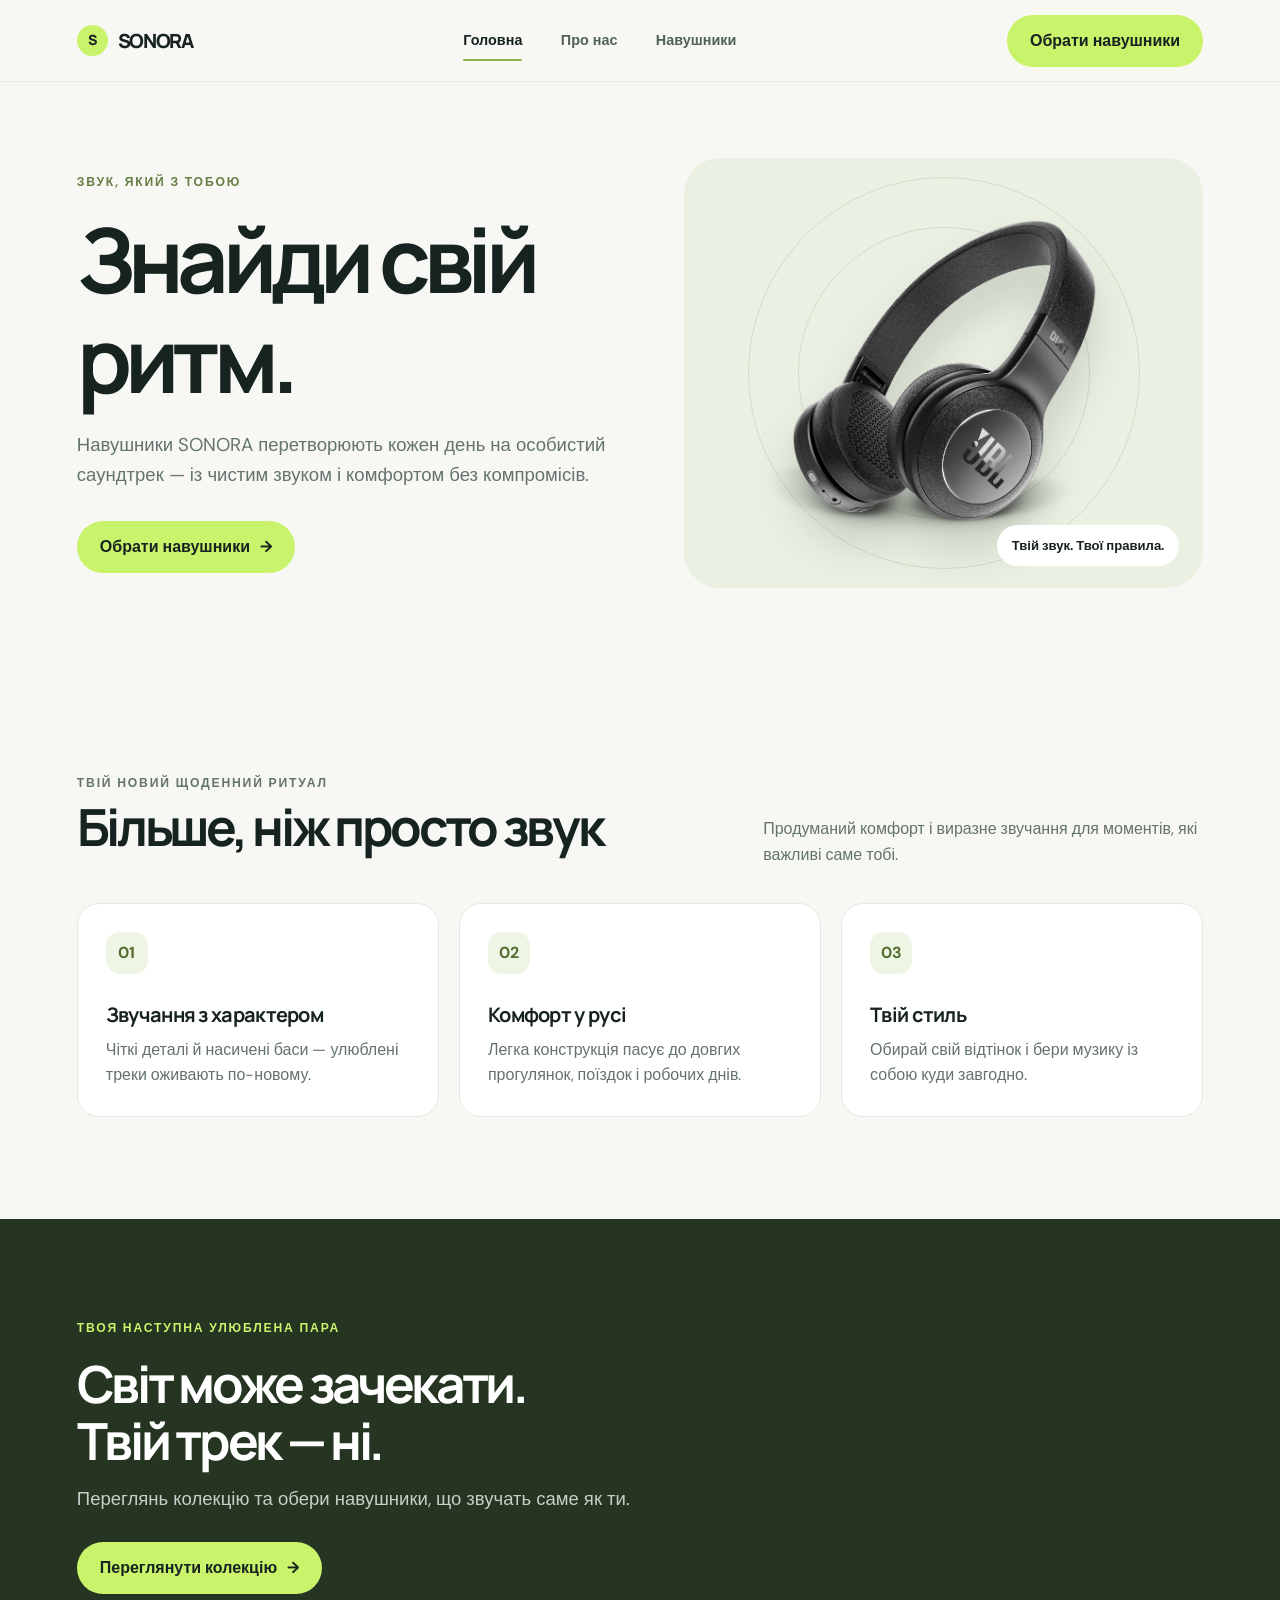
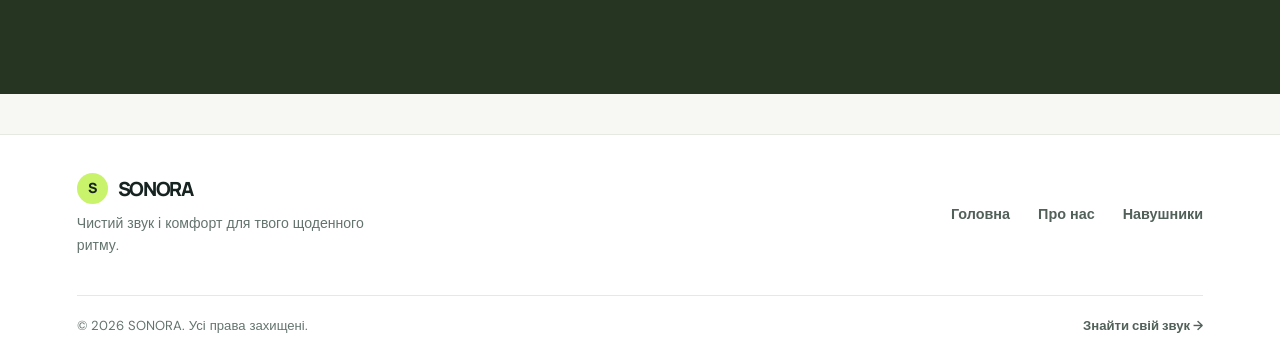
<file: index.html>
<!DOCTYPE html>
<html lang="uk">
<head>
    <meta charset="UTF-8">
    <meta name="viewport" content="width=device-width, initial-scale=1.0">
    <meta name="theme-color" content="#f7f8f3">
    <title>SONORA — звук, який з тобою</title>
    <link rel="stylesheet" href="style.css">
</head>
<body>
    <header class="site-header">
        <a class="logo" href="index.html" aria-label="SONORA — на головну">
            <span class="logo-mark">S</span> SONORA
        </a>
        <nav aria-label="Головна навігація">
            <ul>
                <li><a href="index.html" aria-current="page">Головна</a></li>
                <li><a href="about.html">Про нас</a></li>
                <li><a href="products.html">Навушники</a></li>
            </ul>
        </nav>
        <a class="button header-action" href="products.html">Обрати навушники</a>
    </header>
    <main>
        <section class="section hero">
            <div class="hero-copy">
                <p class="eyebrow">Звук, який з тобою</p>
                <h1>Знайди свій ритм.</h1>
                <p class="lead">Навушники SONORA перетворюють кожен день на особистий саундтрек — із чистим звуком і комфортом без компромісів.</p>
                <a class="button" href="products.html">Обрати навушники <span aria-hidden="true">→</span></a>
            </div>
            <div class="hero-visual">
                <img src="src/images/headphon.png" alt="Навушники SONORA у графітовому кольорі">
                <span class="hero-note">Твій звук. Твої правила.</span>
            </div>
        </section>
        <section class="section">
            <div class="section-heading">
                <div>
                    <p class="eyebrow">Твій новий щоденний ритуал</p>
                    <h2>Більше, ніж просто звук</h2>
                </div>
                <p>Продуманий комфорт і виразне звучання для моментів, які важливі саме тобі.</p>
            </div>
            <div class="feature-grid">
                <article class="feature-card">
                    <span class="feature-number">01</span>
                    <h3>Звучання з характером</h3>
                    <p>Чіткі деталі й насичені баси — улюблені треки оживають по-новому.</p>
                </article>
                <article class="feature-card">
                    <span class="feature-number">02</span>
                    <h3>Комфорт у русі</h3>
                    <p>Легка конструкція пасує до довгих прогулянок, поїздок і робочих днів.</p>
                </article>
                <article class="feature-card">
                    <span class="feature-number">03</span>
                    <h3>Твій стиль</h3>
                    <p>Обирай свій відтінок і бери музику із собою куди завгодно.</p>
                </article>
            </div>
        </section>
        <section class="section dark-section">
            <p class="eyebrow">Твоя наступна улюблена пара</p>
            <h2>Світ може зачекати.<br>Твій трек — ні.</h2>
            <p class="lead">Переглянь колекцію та обери навушники, що звучать саме як ти.</p>
            <a class="button" href="products.html">Переглянути колекцію <span aria-hidden="true">→</span></a>
        </section>
    </main>
    <footer class="site-footer">
        <div class="footer-main">
            <div class="footer-about">
                <a class="logo" href="index.html"><span class="logo-mark">S</span> SONORA</a>
                <p>Чистий звук і комфорт для твого щоденного ритму.</p>
            </div>
            <nav class="footer-nav" aria-label="Посилання у футері">
                <a href="index.html">Головна</a>
                <a href="about.html">Про нас</a>
                <a href="products.html">Навушники</a>
            </nav>
        </div>
        <div class="footer-bottom">
            <p>&copy; 2026 SONORA. Усі права захищені.</p>
            <a href="products.html">Знайти свій звук <span aria-hidden="true">→</span></a>
        </div>
    </footer>
</body>
</html>
</file>
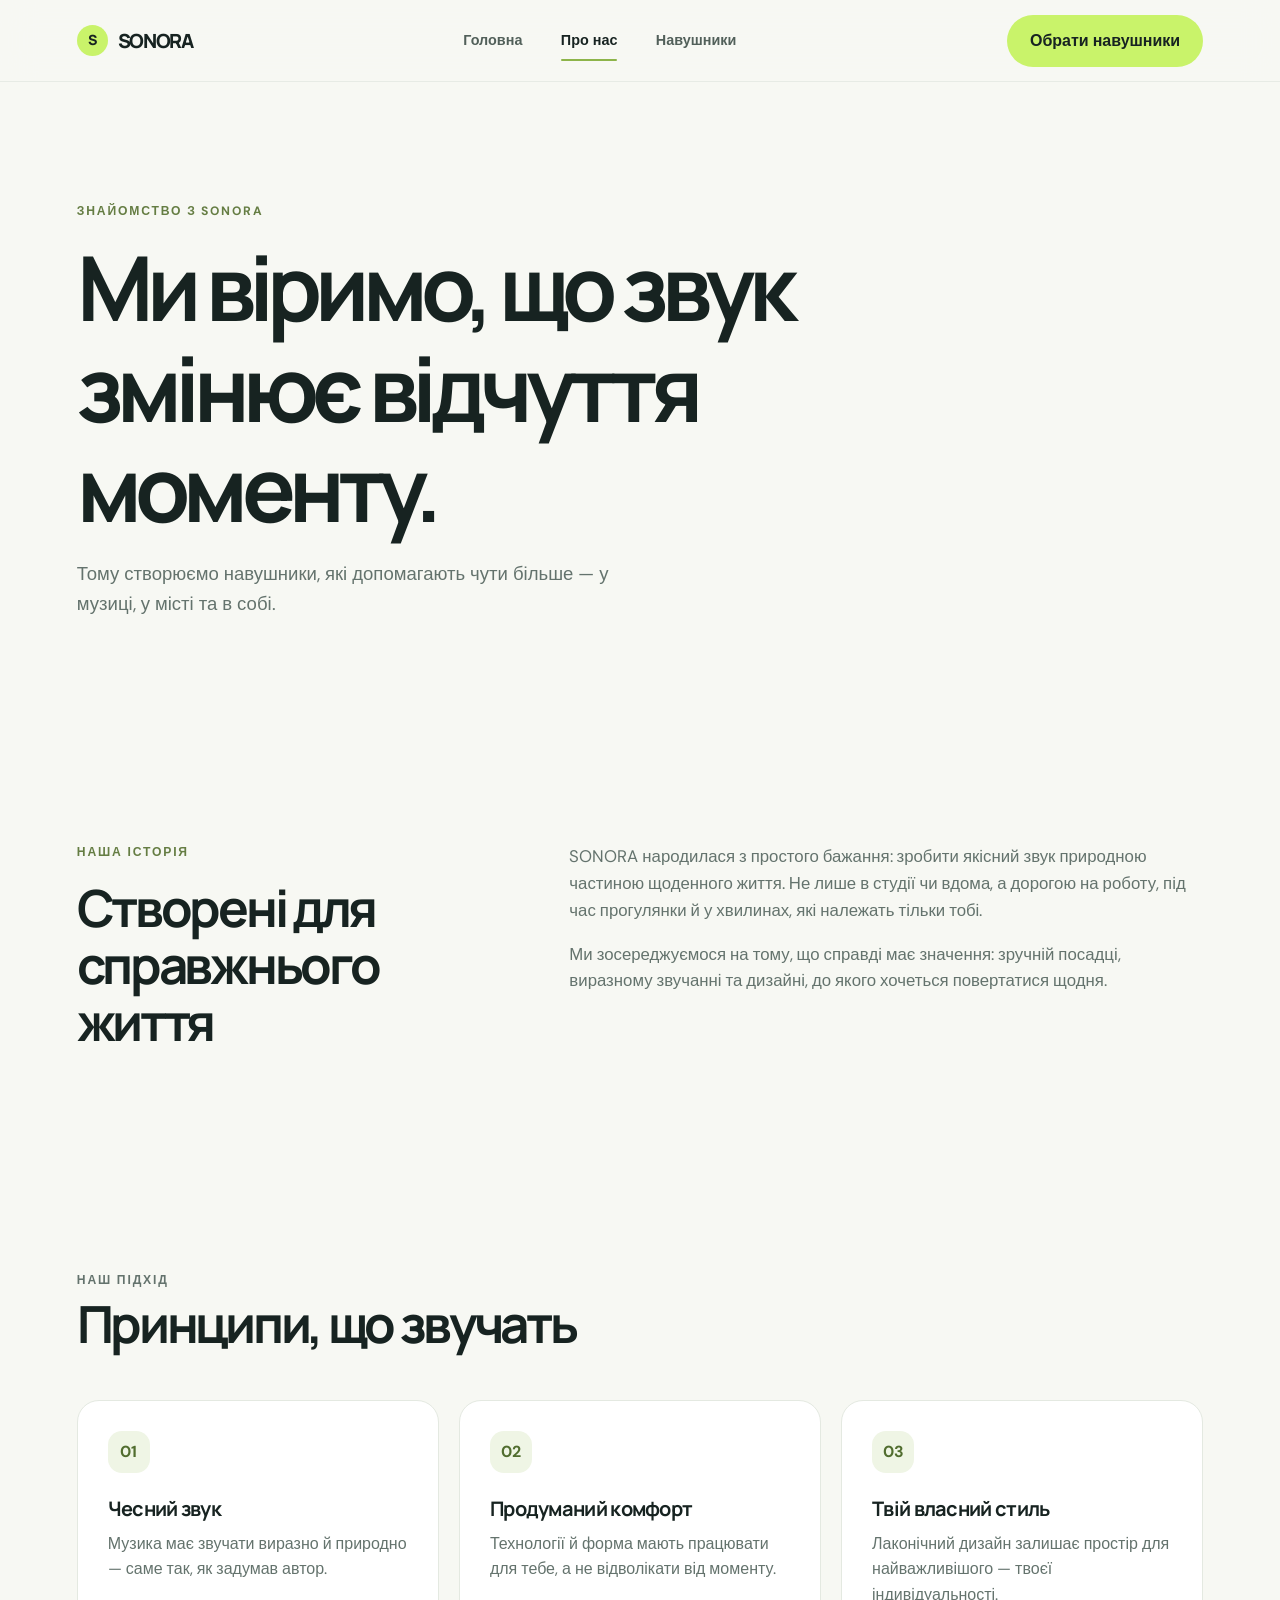
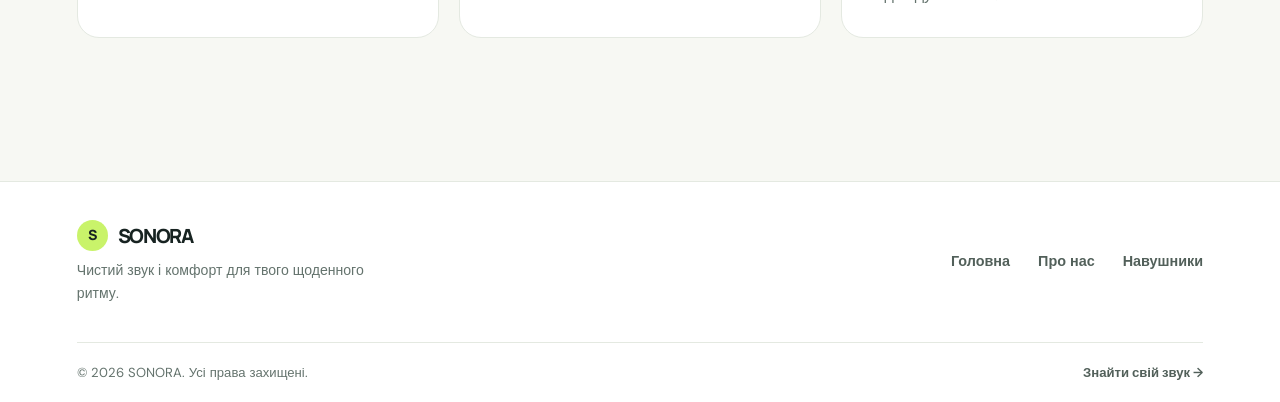
<file: about.html>
<!DOCTYPE html>
<html lang="uk">
<head>
    <meta charset="UTF-8">
    <meta name="viewport" content="width=device-width, initial-scale=1.0">
    <meta name="theme-color" content="#f7f8f3">
    <title>Про нас — SONORA</title>
    <link rel="stylesheet" href="style.css">
</head>
<body>
    <header class="site-header">
        <a class="logo" href="index.html" aria-label="SONORA — на головну">
            <span class="logo-mark">S</span> SONORA
        </a>
        <nav aria-label="Головна навігація">
            <ul>
                <li><a href="index.html">Головна</a></li>
                <li><a href="about.html" aria-current="page">Про нас</a></li>
                <li><a href="products.html">Навушники</a></li>
            </ul>
        </nav>
        <a class="button header-action" href="products.html">Обрати навушники</a>
    </header>
    <main>  
        <section class="section about-hero">
            <p class="eyebrow">Знайомство з SONORA</p>
            <h1>Ми віримо, що звук змінює відчуття моменту.</h1>
            <p class="lead">Тому створюємо навушники, які допомагають чути більше — у музиці, у місті та в собі.</p>
        </section>
        <section class="section about-story">
            <div>
                <p class="eyebrow">Наша історія</p>
                <h2>Створені для справжнього життя</h2>
            </div>
            <div class="story-copy">
                <p>SONORA народилася з простого бажання: зробити якісний звук природною частиною щоденного життя. Не лише в студії чи вдома, а дорогою на роботу, під час прогулянки й у хвилинах, які належать тільки тобі.</p>
                <p>Ми зосереджуємося на тому, що справді має значення: зручній посадці, виразному звучанні та дизайні, до якого хочеться повертатися щодня.</p>
            </div>
        </section>
        <section class="section">
            <div class="section-heading">
                <div>
                    <p class="eyebrow">Наш підхід</p>
                    <h2>Принципи, що звучать</h2>
                </div>
            </div>
            <div class="value-grid">
                <article class="value-card">
                    <span class="feature-number">01</span>
                    <h3>Чесний звук</h3>
                    <p>Музика має звучати виразно й природно — саме так, як задумав автор.</p>
                </article>
                <article class="value-card">
                    <span class="feature-number">02</span>
                    <h3>Продуманий комфорт</h3>
                    <p>Технології й форма мають працювати для тебе, а не відволікати від моменту.</p>
                </article>
                <article class="value-card">
                    <span class="feature-number">03</span>
                    <h3>Твій власний стиль</h3>
                    <p>Лаконічний дизайн залишає простір для найважливішого — твоєї індивідуальності.</p>
                </article>
            </div>
        </section>
    </main>
    <footer class="site-footer">
        <div class="footer-main">
            <div class="footer-about">
                <a class="logo" href="index.html"><span class="logo-mark">S</span> SONORA</a>
                <p>Чистий звук і комфорт для твого щоденного ритму.</p>
            </div>
            <nav class="footer-nav" aria-label="Посилання у футері">
                <a href="index.html">Головна</a>
                <a href="about.html">Про нас</a>
                <a href="products.html">Навушники</a>
            </nav>
        </div>
        <div class="footer-bottom">
            <p>&copy; 2026 SONORA. Усі права захищені.</p>
            <a href="products.html">Знайти свій звук <span aria-hidden="true">→</span></a>
        </div>
    </footer>
</body>
</html>
</file>
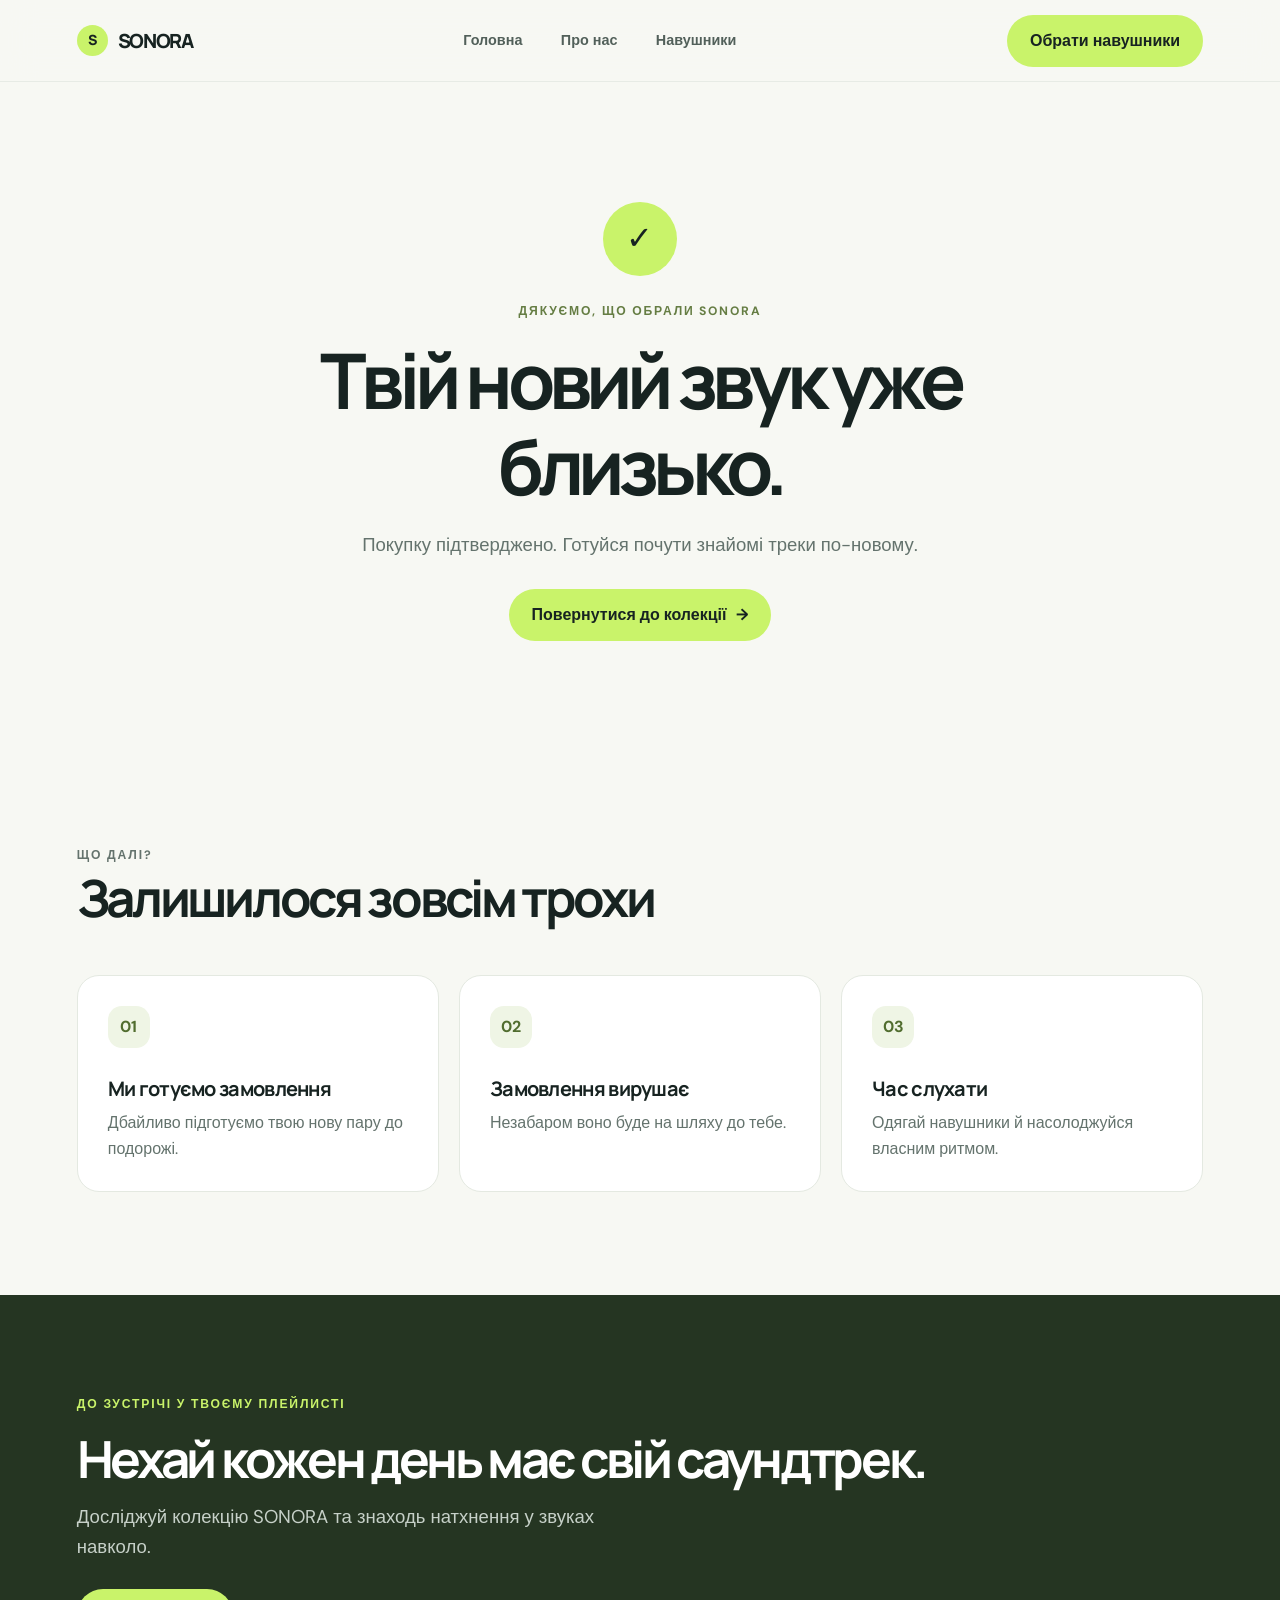
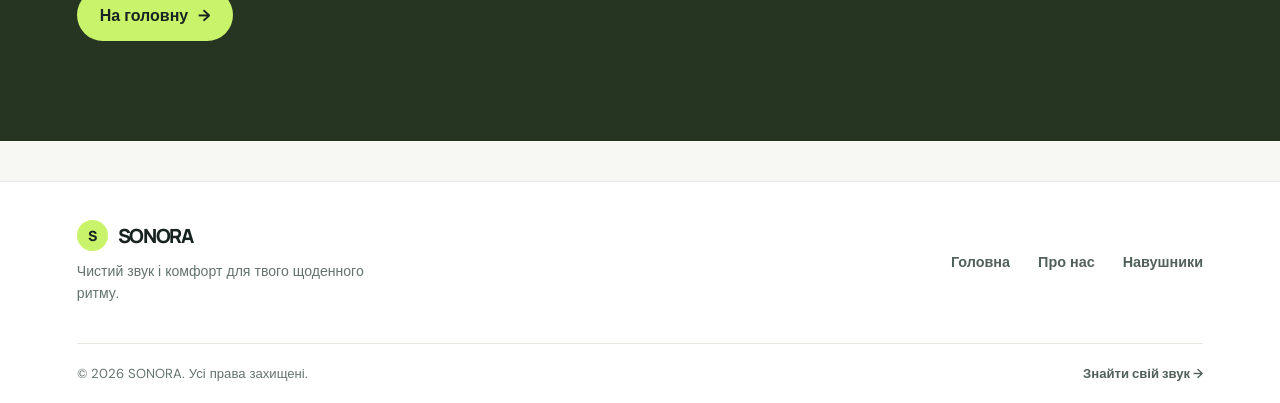
<file: checkout.html>
<!DOCTYPE html>
<html lang="uk">
<head>
    <meta charset="UTF-8">
    <meta name="viewport" content="width=device-width, initial-scale=1.0">
    <meta name="theme-color" content="#f7f8f3">
    <title>Дякуємо за покупку — SONORA</title>
    <link rel="stylesheet" href="style.css">
</head>
<body>
    <header class="site-header">
        <a class="logo" href="index.html" aria-label="SONORA — на головну">
            <span class="logo-mark">S</span> SONORA
        </a>
        <nav aria-label="Головна навігація">
            <ul>
                <li><a href="index.html">Головна</a></li>
                <li><a href="about.html">Про нас</a></li>
                <li><a href="products.html">Навушники</a></li>
            </ul>
        </nav>
        <a class="button header-action" href="products.html">Обрати навушники</a>
    </header>
    <main>
        <section class="section confirmation-hero">
            <span class="success-icon" aria-hidden="true">✓</span>
            <p class="eyebrow">Дякуємо, що обрали SONORA</p>
            <h1>Твій новий звук уже близько.</h1>
            <p class="lead">Покупку підтверджено. Готуйся почути знайомі треки по-новому.</p>
            <a class="button" href="products.html">Повернутися до колекції <span aria-hidden="true">→</span></a>
        </section>
        <section class="section">
            <div class="section-heading">
                <div>
                    <p class="eyebrow">Що далі?</p>
                    <h2>Залишилося зовсім трохи</h2>
                </div>
            </div>
            <div class="steps-grid">
                <article class="step-card">
                    <span class="feature-number">01</span>
                    <h3>Ми готуємо замовлення</h3>
                    <p>Дбайливо підготуємо твою нову пару до подорожі.</p>
                </article>
                <article class="step-card">
                    <span class="feature-number">02</span>
                    <h3>Замовлення вирушає</h3>
                    <p>Незабаром воно буде на шляху до тебе.</p>
                </article>
                <article class="step-card">
                    <span class="feature-number">03</span>
                    <h3>Час слухати</h3>
                    <p>Одягай навушники й насолоджуйся власним ритмом.</p>
                </article>
            </div>
        </section>
        <section class="section dark-section">
            <p class="eyebrow">До зустрічі у твоєму плейлисті</p>
            <h2>Нехай кожен день має свій саундтрек.</h2>
            <p class="lead">Досліджуй колекцію SONORA та знаходь натхнення у звуках навколо.</p>
            <a class="button" href="index.html">На головну <span aria-hidden="true">→</span></a>
        </section>
    </main>
    <footer class="site-footer">
        <div class="footer-main">
            <div class="footer-about">
                <a class="logo" href="index.html"><span class="logo-mark">S</span> SONORA</a>
                <p>Чистий звук і комфорт для твого щоденного ритму.</p>
            </div>
            <nav class="footer-nav" aria-label="Посилання у футері">
                <a href="index.html">Головна</a>
                <a href="about.html">Про нас</a>
                <a href="products.html">Навушники</a>
            </nav>
        </div>
        <div class="footer-bottom">
            <p>&copy; 2026 SONORA. Усі права захищені.</p>
            <a href="products.html">Знайти свій звук <span aria-hidden="true">→</span></a>
        </div>
    </footer>
</body>
</html>
</file>
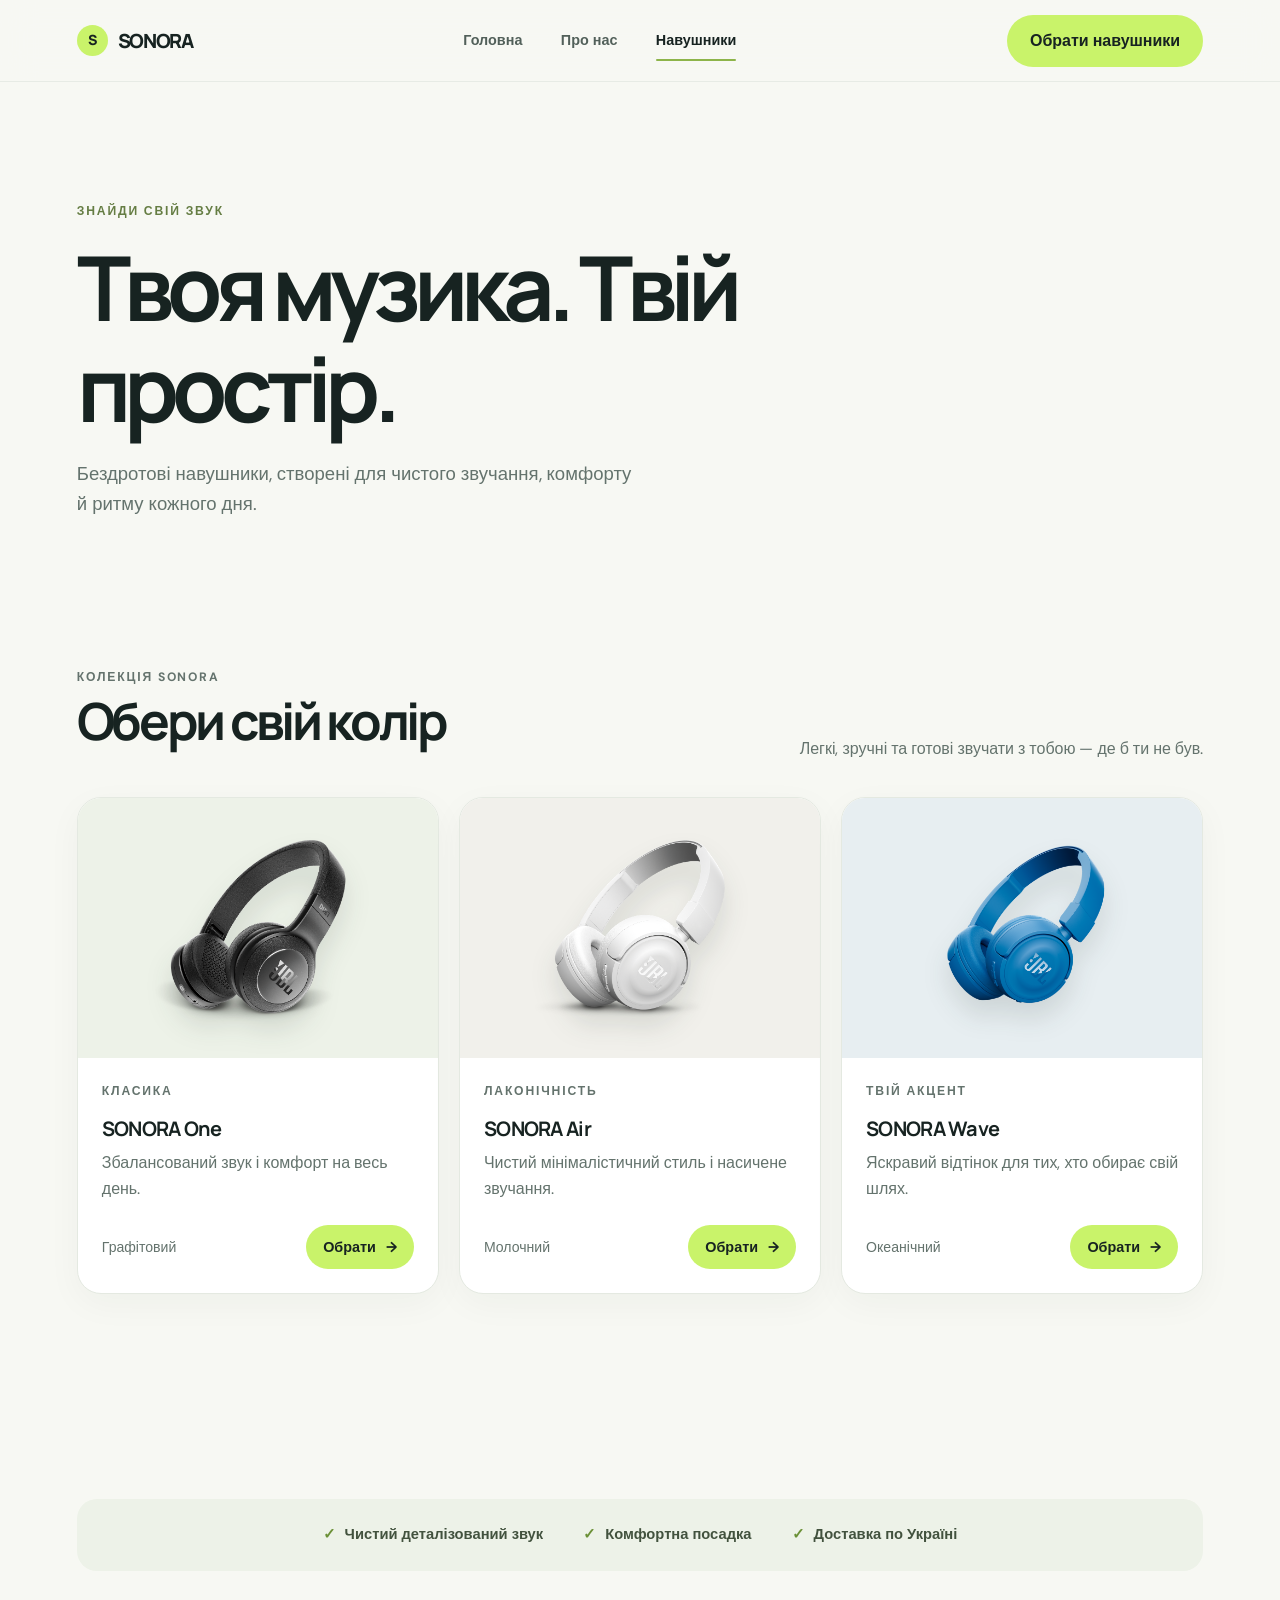
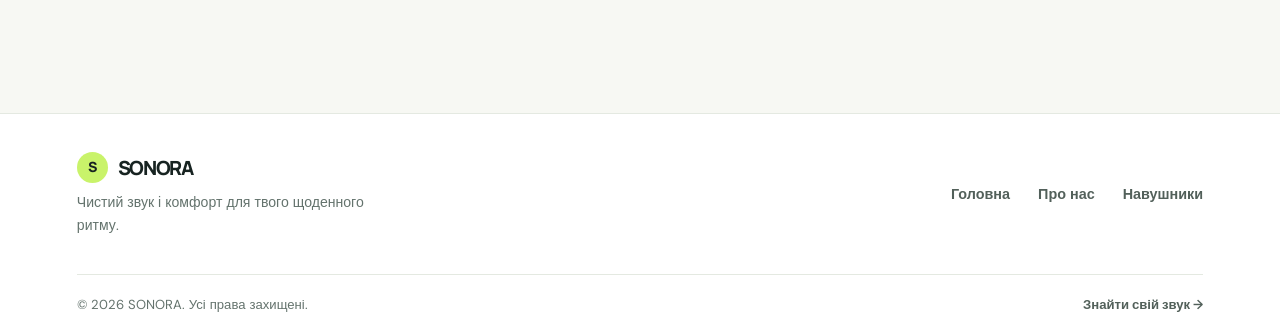
<file: products.html>
<!doctype html>
<html lang="uk">
  <head>
    <meta charset="UTF-8" />
    <meta name="viewport" content="width=device-width, initial-scale=1.0" />
    <meta name="theme-color" content="#f7f8f3" />
    <title>Навушники — SONORA</title>
    <link rel="stylesheet" href="style.css" />
  </head>
  <body>
    <header class="site-header">
      <a class="logo" href="index.html" aria-label="SONORA — на головну">
        <span class="logo-mark">S</span> SONORA
      </a>
      <nav aria-label="Головна навігація">
        <ul>
          <li><a href="index.html">Головна</a></li>
          <li><a href="about.html">Про нас</a></li>
          <li><a href="products.html" aria-current="page">Навушники</a></li>
        </ul>
      </nav>
      <a class="button header-action" href="products.html">Обрати навушники</a>
    </header>
    <main>
      <section class="section products-hero">
        <p class="eyebrow">Знайди свій звук</p>
        <h1>Твоя музика. Твій простір.</h1>
        <p class="lead">
          Бездротові навушники, створені для чистого звучання, комфорту й
          ритму кожного дня.
        </p>
      </section>
      <section class="section" aria-labelledby="products-heading">
        <div class="section-heading">
          <div>
            <p class="eyebrow">Колекція SONORA</p>
            <h2 id="products-heading">Обери свій колір</h2>
          </div>
          <p>Легкі, зручні та готові звучати з тобою — де б ти не був.</p>
        </div>
        <div class="product-grid">
          <article class="product-card">
            <div class="product-image">
              <img src="src/images/headphon.png" alt="Чорні навушники SONORA" />
            </div>
            <div class="product-content">
              <p class="eyebrow">Класика</p>
              <h3>SONORA One</h3>
              <p>Збалансований звук і комфорт на весь день.</p>
              <div class="product-footer">
                <span class="product-color">Графітовий</span>
                <a class="button" href="checkout.html">Обрати <span aria-hidden="true">→</span></a>
              </div>
            </div>
          </article>
          <article class="product-card">
            <div class="product-image">
              <img src="src/images/headphon-white.png" alt="Білі навушники SONORA" />
            </div>
            <div class="product-content">
              <p class="eyebrow">Лаконічність</p>
              <h3>SONORA Air</h3>
              <p>Чистий мінімалістичний стиль і насичене звучання.</p>
              <div class="product-footer">
                <span class="product-color">Молочний</span>
                <a class="button" href="checkout.html">Обрати <span aria-hidden="true">→</span></a>
              </div>
            </div>
          </article>
          <article class="product-card">
            <div class="product-image">
              <img src="src/images/headphon-blue.png" alt="Сині навушники SONORA" />
            </div>
            <div class="product-content">
              <p class="eyebrow">Твій акцент</p>
              <h3>SONORA Wave</h3>
              <p>Яскравий відтінок для тих, хто обирає свій шлях.</p>
              <div class="product-footer">
                <span class="product-color">Океанічний</span>
                <a class="button" href="checkout.html">Обрати <span aria-hidden="true">→</span></a>
              </div>
            </div>
          </article>
        </div>
      </section>
      <section class="section">
        <div class="trust-strip" aria-label="Переваги SONORA">
          <span>Чистий деталізований звук</span>
          <span>Комфортна посадка</span>
          <span>Доставка по Україні</span>
        </div>
      </section>
    </main>
    <footer class="site-footer">
      <div class="footer-main">
        <div class="footer-about">
          <a class="logo" href="index.html"><span class="logo-mark">S</span> SONORA</a>
          <p>Чистий звук і комфорт для твого щоденного ритму.</p>
        </div>
        <nav class="footer-nav" aria-label="Посилання у футері">
          <a href="index.html">Головна</a>
          <a href="about.html">Про нас</a>
          <a href="products.html">Навушники</a>
        </nav>
      </div>
      <div class="footer-bottom">
        <p>&copy; 2026 SONORA. Усі права захищені.</p>
        <a href="products.html">Знайти свій звук <span aria-hidden="true">→</span></a>
      </div>
    </footer>
  </body>
</html>
</file>
<file: style.css>
@import url('https://fonts.googleapis.com/css2?family=DM+Sans:wght@400;500;600;700&family=Manrope:wght@400;500;600;700;800&display=swap');

:root {
  color-scheme: light;
  --ink: #172321;
  --muted: #64736d;
  --paper: #f7f8f3;
  --white: #fff;
  --green: #c9f36a;
  --green-dark: #253522;
  --line: #e4e9e1;
  --shadow: 0 24px 70px rgba(29, 48, 37, 0.09);
}

* {
  box-sizing: border-box;
}

html {
  scroll-behavior: smooth;
}

body {
  margin: 0;
  color: var(--ink);
  background: var(--paper);
  font-family: 'DM Sans', sans-serif;
  line-height: 1.6;
}

a {
  color: inherit;
  text-decoration: none;
}

a:hover {
  color: #536e32;
}

button,
a {
  -webkit-tap-highlight-color: transparent;
}

.site-header {
  position: sticky;
  top: 0;
  z-index: 10;
  display: flex;
  min-height: 82px;
  align-items: center;
  justify-content: space-between;
  gap: 30px;
  padding: 0 max(6vw, calc((100vw - 1200px) / 2));
  border-bottom: 1px solid rgba(228, 233, 225, 0.8);
  background: rgba(247, 248, 243, 0.92);
  backdrop-filter: blur(16px);
}

.logo {
  display: inline-flex;
  align-items: center;
  gap: 10px;
  font-family: 'Manrope', sans-serif;
  font-size: 1.22rem;
  font-weight: 800;
  letter-spacing: -0.07em;
}

.logo-mark {
  display: grid;
  width: 31px;
  height: 31px;
  place-items: center;
  border-radius: 50%;
  background: var(--green);
  font-size: 0.88rem;
}

.site-header nav ul {
  display: flex;
  align-items: center;
  gap: clamp(18px, 3vw, 40px);
  margin: 0;
  padding: 0;
  list-style: none;
}

.site-header nav a {
  position: relative;
  display: inline-flex;
  min-height: 42px;
  align-items: center;
  color: #52605a;
  font-size: 0.9rem;
  font-weight: 600;
  transition: color 160ms ease;
}

.site-header nav a:hover,
.site-header nav a[aria-current='page'] {
  color: var(--ink);
}

.site-header nav a[aria-current='page']::after {
  position: absolute;
  right: 0;
  bottom: 1px;
  left: 0;
  height: 2px;
  border-radius: 2px;
  background: #8db44a;
  content: '';
}

.header-action {
  min-height: 44px;
  padding: 0 19px;
  font-size: 0.88rem;
  white-space: nowrap;
}

main {
  width: min(1200px, 88%);
  margin: 0 auto;
}

.section {
  padding: clamp(56px, 8vw, 104px) 0;
}

.eyebrow {
  margin: 0 0 16px;
  color: #657d43;
  font-size: 0.76rem;
  font-weight: 700;
  letter-spacing: 0.15em;
  text-transform: uppercase;
}

h1,
h2,
h3,
p {
  margin-top: 0;
}

h1,
h2,
h3 {
  font-family: 'Manrope', sans-serif;
  line-height: 1.12;
}

h1 {
  max-width: 760px;
  margin-bottom: 22px;
  font-size: clamp(2.8rem, 7vw, 5.7rem);
  font-weight: 700;
  letter-spacing: -0.075em;
}

h2 {
  margin-bottom: 16px;
  font-size: clamp(2rem, 4vw, 3.3rem);
  letter-spacing: -0.065em;
}

h3 {
  margin-bottom: 10px;
  font-size: 1.25rem;
  letter-spacing: -0.035em;
}

.lead {
  max-width: 560px;
  color: var(--muted);
  font-size: clamp(1rem, 1.6vw, 1.16rem);
}

.button {
  display: inline-flex;
  min-height: 52px;
  align-items: center;
  justify-content: center;
  gap: 10px;
  padding: 0 23px;
  border: 0;
  border-radius: 999px;
  background: var(--green);
  color: var(--ink);
  font: inherit;
  font-weight: 700;
  transition: transform 160ms ease, background 160ms ease;
}

.button:hover {
  transform: translateY(-2px);
  background: #b8e654;
  color: var(--ink);
}

.button--dark {
  background: var(--ink);
  color: var(--white);
}

.button--dark:hover {
  background: #31433b;
  color: var(--white);
}

.hero {
  display: grid;
  min-height: 590px;
  grid-template-columns: 1.05fr 0.95fr;
  align-items: center;
  gap: 34px;
  padding-top: 68px;
  padding-bottom: 76px;
}

.hero-copy {
  position: relative;
  z-index: 1;
}

.hero-copy .lead {
  margin-bottom: 30px;
}

.hero-visual {
  position: relative;
  display: grid;
  min-height: 430px;
  place-items: center;
  overflow: hidden;
  border-radius: 36px;
  background: #eaf0e2;
}

.hero-visual::before,
.hero-visual::after {
  position: absolute;
  width: 290px;
  height: 290px;
  border: 1px solid rgba(74, 100, 54, 0.15);
  border-radius: 50%;
  content: '';
}

.hero-visual::after {
  width: 390px;
  height: 390px;
}

.hero-visual img {
  position: relative;
  z-index: 1;
  width: min(88%, 430px);
  max-height: 380px;
  object-fit: contain;
  filter: drop-shadow(0 28px 20px rgba(26, 39, 28, 0.16));
}

.hero-note {
  position: absolute;
  right: 24px;
  bottom: 22px;
  z-index: 2;
  padding: 10px 15px;
  border-radius: 999px;
  background: var(--white);
  font-size: 0.82rem;
  font-weight: 700;
}

.section-heading {
  display: flex;
  align-items: end;
  justify-content: space-between;
  gap: 24px;
  margin-bottom: 32px;
}

.section-heading p {
  max-width: 440px;
  margin-bottom: 4px;
  color: var(--muted);
}

.feature-grid,
.product-grid,
.value-grid,
.steps-grid {
  display: grid;
  grid-template-columns: repeat(3, minmax(0, 1fr));
  gap: 20px;
}

.feature-card,
.value-card,
.step-card {
  padding: 28px;
  border: 1px solid var(--line);
  border-radius: 22px;
  background: var(--white);
}

.feature-number {
  display: grid;
  width: 42px;
  height: 42px;
  margin-bottom: 30px;
  place-items: center;
  border-radius: 14px;
  background: #eff5e5;
  color: #516d2f;
  font-weight: 700;
}

.feature-card p,
.value-card p,
.step-card p {
  margin-bottom: 0;
  color: var(--muted);
}

.dark-section {
  margin: 0 calc((min(1200px, 88vw) - 100vw) / 2);
  padding: clamp(60px, 8vw, 100px) max(6vw, calc((100vw - 1200px) / 2));
  background: var(--green-dark);
  color: var(--white);
}

.dark-section .eyebrow {
  color: var(--green);
}

.dark-section .lead,
.dark-section p {
  color: #c6d0c8;
}

.dark-section .button {
  margin-top: 8px;
}

.about-hero,
.products-hero,
.confirmation-hero {
  padding-top: clamp(70px, 10vw, 120px);
}

.about-hero {
  max-width: 900px;
}

.products-hero {
  padding-bottom: 28px;
}

.product-card {
  display: flex;
  min-height: 100%;
  flex-direction: column;
  overflow: hidden;
  border: 1px solid var(--line);
  border-radius: 24px;
  background: var(--white);
  box-shadow: 0 10px 35px rgba(29, 48, 37, 0.04);
  transition: transform 180ms ease, box-shadow 180ms ease;
}

.product-card:hover {
  transform: translateY(-5px);
  box-shadow: var(--shadow);
}

.product-image {
  display: grid;
  min-height: 260px;
  place-items: center;
  background: #edf2e8;
}

.product-card:nth-child(2) .product-image {
  background: #f1f0eb;
}

.product-card:nth-child(3) .product-image {
  background: #e7eef1;
}

.product-image img {
  width: 80%;
  height: 220px;
  object-fit: contain;
  filter: drop-shadow(0 16px 13px rgba(25, 38, 29, 0.12));
}

.product-content {
  display: flex;
  flex: 1;
  flex-direction: column;
  align-items: flex-start;
  padding: 24px;
}

.product-content p {
  color: var(--muted);
}

.product-footer {
  display: flex;
  width: 100%;
  align-items: center;
  justify-content: space-between;
  gap: 12px;
  margin-top: auto;
  padding-top: 8px;
}

.product-color {
  color: var(--muted);
  font-size: 0.88rem;
}

.product-footer .button {
  min-height: 44px;
  padding: 0 17px;
  font-size: 0.9rem;
}

.trust-strip {
  display: flex;
  flex-wrap: wrap;
  justify-content: center;
  gap: 12px 40px;
  padding: 24px;
  border-radius: 20px;
  background: #edf2e8;
  color: #42523e;
  font-size: 0.92rem;
  font-weight: 600;
}

.trust-strip span::before {
  margin-right: 9px;
  color: #6b9137;
  content: '✓';
}

.about-story {
  display: grid;
  grid-template-columns: 0.8fr 1.2fr;
  gap: 70px;
}

.story-copy {
  max-width: 650px;
  color: var(--muted);
  font-size: 1.05rem;
}

.story-copy p:last-child {
  margin-bottom: 0;
}

.value-card {
  padding: 30px;
}

.value-card .feature-number {
  margin-bottom: 25px;
}

.confirmation-hero {
  display: flex;
  min-height: 440px;
  flex-direction: column;
  align-items: center;
  justify-content: center;
  text-align: center;
}

.confirmation-hero h1 {
  max-width: 780px;
  font-size: clamp(2.7rem, 6vw, 4.8rem);
}

.confirmation-hero .lead {
  margin-bottom: 28px;
}

.success-icon {
  display: grid;
  width: 74px;
  height: 74px;
  margin-bottom: 26px;
  place-items: center;
  border-radius: 50%;
  background: var(--green);
  font-size: 2rem;
}

.step-card {
  padding: 30px;
}

.site-footer {
  margin-top: 40px;
  border-top: 1px solid var(--line);
  background: var(--white);
}

.footer-main,
.footer-bottom {
  display: flex;
  width: min(1200px, 88%);
  align-items: center;
  justify-content: space-between;
  gap: 28px;
  margin: 0 auto;
}

.footer-main {
  padding: 38px 0;
}

.footer-about .logo {
  margin-bottom: 8px;
}

.footer-about p {
  max-width: 290px;
  margin: 0;
  color: var(--muted);
  font-size: 0.88rem;
}

.footer-nav {
  display: flex;
  flex-wrap: wrap;
  gap: 12px 28px;
}

.footer-nav a {
  color: #52605a;
  font-size: 0.9rem;
  font-weight: 600;
}

.footer-nav a:hover {
  color: var(--ink);
}

.footer-bottom {
  min-height: 60px;
  border-top: 1px solid var(--line);
  color: var(--muted);
  font-size: 0.82rem;
}

.footer-bottom p {
  margin: 0;
}

.footer-bottom a {
  color: #52605a;
  font-weight: 600;
}

@media (max-width: 760px) {
  .site-header {
    display: grid;
    grid-template-columns: 1fr auto;
    gap: 2px 14px;
    padding: 12px 6% 0;
  }

  .site-header nav {
    grid-column: 1 / -1;
    grid-row: 2;
  }

  .site-header nav ul {
    justify-content: center;
    gap: 16px;
  }

  .site-header nav a {
    font-size: 0.82rem;
  }

  .header-action {
    min-height: 40px;
    padding: 0 15px;
    font-size: 0.82rem;
  }

  main {
    width: 88%;
  }

  .hero {
    min-height: 0;
    grid-template-columns: 1fr;
    gap: 34px;
    padding-top: 62px;
  }

  .hero-visual {
    min-height: 340px;
  }

  .hero-visual img {
    max-height: 300px;
  }

  .feature-grid,
  .product-grid,
  .value-grid,
  .steps-grid {
    grid-template-columns: 1fr;
  }

  .section-heading {
    align-items: flex-start;
    flex-direction: column;
  }

  .dark-section {
    margin: 0 calc((88vw - 100vw) / 2);
    padding-right: 6%;
    padding-left: 6%;
  }

  .about-story {
    grid-template-columns: 1fr;
    gap: 8px;
  }

  .product-image {
    min-height: 240px;
  }

  .footer-main,
  .footer-bottom {
    flex-direction: column;
    align-items: flex-start;
  }

  .footer-main {
    gap: 22px;
    padding: 30px 0;
  }

  .footer-bottom {
    justify-content: center;
    gap: 6px;
    padding: 14px 0;
  }
}

@media (max-width: 420px) {
  .logo {
    gap: 7px;
    font-size: 1rem;
  }

  .logo-mark {
    width: 28px;
    height: 28px;
  }

  .site-header nav ul {
    gap: 10px;
  }

  .site-header nav a {
    font-size: 0.75rem;
  }

  .header-action {
    min-height: 38px;
    padding: 0 12px;
    font-size: 0.76rem;
  }

  .footer-nav {
    gap: 10px 20px;
  }
}
</file>
